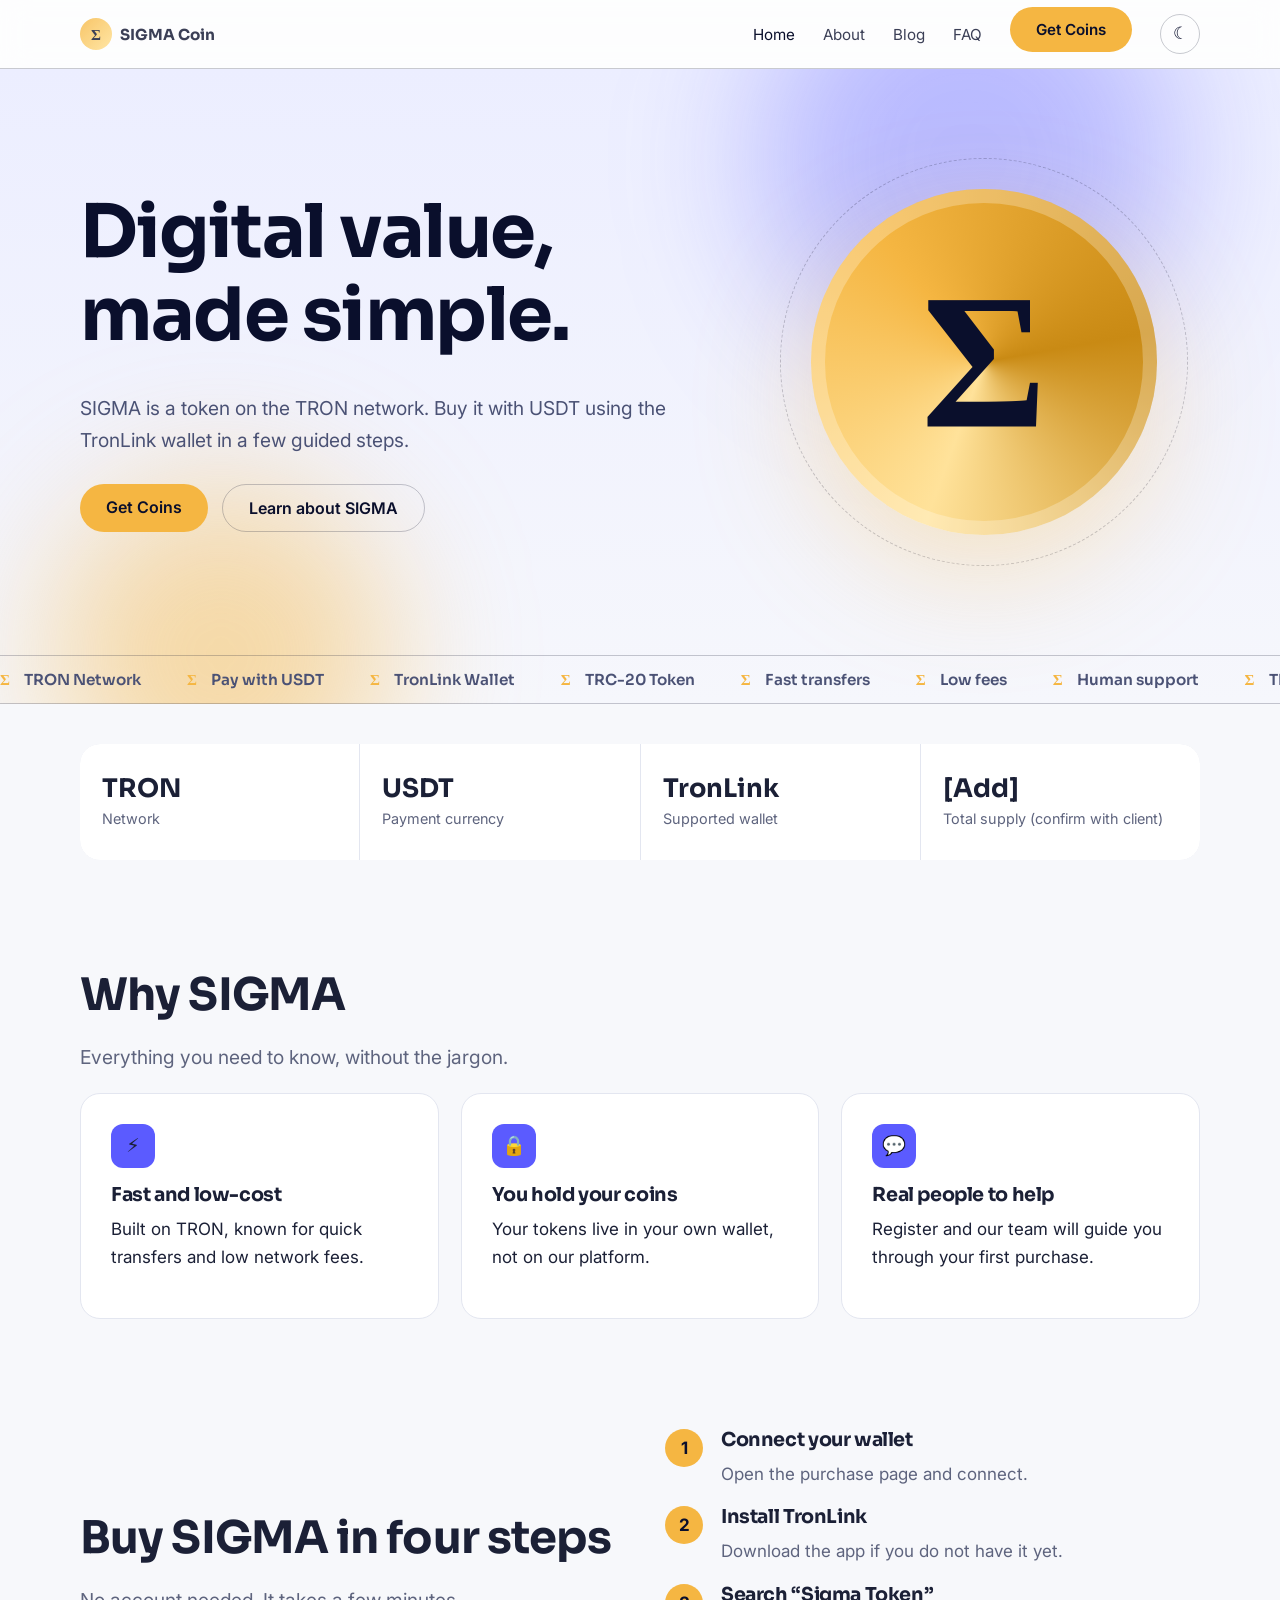
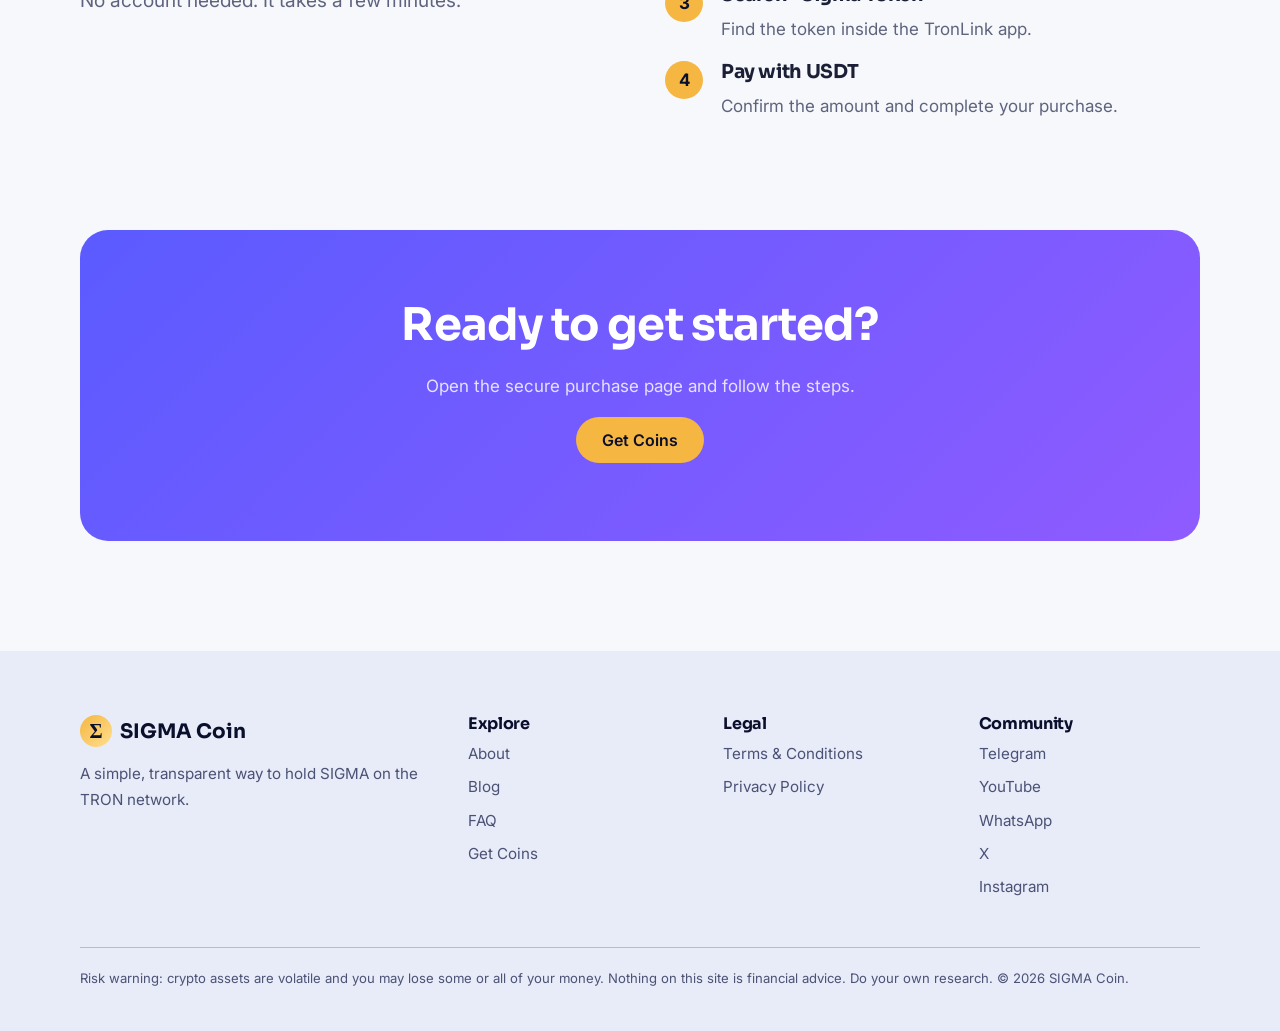
<file: index.html>
<!doctype html><html lang="en"><head><meta charset="utf-8"><meta name="viewport" content="width=device-width,initial-scale=1">
<title>SIGMA Coin | Buy SIGMA Token with USDT on TRON</title><meta name="description" content="SIGMA Coin is a TRON-based token you can buy with USDT. Learn how it works and how to get started in minutes."><link rel="canonical" href="https://www.example.com/index.html">
<meta property="og:title" content="SIGMA Coin | Buy SIGMA Token with USDT on TRON"><meta property="og:description" content="SIGMA Coin is a TRON-based token you can buy with USDT. Learn how it works and how to get started in minutes."><meta property="og:type" content="website">
<link rel="preconnect" href="https://fonts.googleapis.com"><link rel="preconnect" href="https://fonts.gstatic.com" crossorigin>
<link href="https://fonts.googleapis.com/css2?family=Inter:wght@400;500;600&family=Sora:wght@600;700&display=swap" rel="stylesheet">
<script>document.documentElement.classList.add("js");try{var t=localStorage.getItem("sigma_theme");if(t)document.documentElement.dataset.theme=t}catch(e){}</script><link rel="stylesheet" href="css/styles.css">
<script type="application/ld+json">{"@context":"https://schema.org","@type":"Organization","name":"SIGMA Coin","url":"https://www.example.com"}</script>
<!-- Meta Pixel: replace YOUR_PIXEL_ID -->
<script>!function(f,b,e,v,n,t,s){if(f.fbq)return;n=f.fbq=function(){n.callMethod?n.callMethod.apply(n,arguments):n.queue.push(arguments)};if(!f._fbq)f._fbq=n;n.push=n;n.loaded=!0;n.version='2.0';n.queue=[];t=b.createElement(e);t.async=!0;t.src=v;s=b.getElementsByTagName(e)[0];s.parentNode.insertBefore(t,s)}(window,document,'script','https://connect.facebook.net/en_US/fbevents.js');fbq('init','YOUR_PIXEL_ID');fbq('track','PageView');</script></head><body data-page="index"><header class="nav"><div class="progress"></div><div class="wrap"><a class="logo" href="index.html"><i>Σ</i>SIGMA Coin</a>
<button class="burger" aria-label="Menu" aria-expanded="false">☰</button><ul id="menu"><li><a href="index.html" aria-current=page>Home</a></li><li><a href="about.html">About</a></li><li><a href="blog.html">Blog</a></li><li><a href="faq.html">FAQ</a></li><li><a class="btn gold" href="get-coins.html">Get Coins</a></li><li><button class="theme" type="button" aria-label="Switch to dark theme">☾</button></li></ul></div></header><main>
<section class="hero"><span class="blob b1"></span><span class="blob b2"></span><div class="wrap"><div><h1>Digital value, made simple.</h1><p class="lead">SIGMA is a token on the TRON network. Buy it with USDT using the TronLink wallet in a few guided steps.</p>
<div class="cta"><a class="btn gold" href="get-coins.html" data-buy>Get Coins</a><a class="btn ghost" href="about.html">Learn about SIGMA</a></div></div><div class="coin-wrap" aria-hidden="true"><div class="coin">Σ</div></div></div><div class="marq" aria-hidden="true"><div><span>TRON Network</span><span>Pay with USDT</span><span>TronLink Wallet</span><span>TRC-20 Token</span><span>Fast transfers</span><span>Low fees</span><span>Human support</span><span>TRON Network</span><span>Pay with USDT</span><span>TronLink Wallet</span><span>TRC-20 Token</span><span>Fast transfers</span><span>Low fees</span><span>Human support</span></div></div></section>
<div class="wrap"><div class="stats"><div><b>TRON</b><span>Network</span></div><div><b>USDT</b><span>Payment currency</span></div><div><b>TronLink</b><span>Supported wallet</span></div><div><b>[Add]</b><span>Total supply (confirm with client)</span></div></div></div>
<section class="sec"><div class="wrap"><h2>Why SIGMA</h2><p class="lead">Everything you need to know, without the jargon.</p><div class="grid">
<div class="card"><div class="ic">⚡</div><h3>Fast and low-cost</h3><p>Built on TRON, known for quick transfers and low network fees.</p></div>
<div class="card"><div class="ic">🔒</div><h3>You hold your coins</h3><p>Your tokens live in your own wallet, not on our platform.</p></div>
<div class="card"><div class="ic">💬</div><h3>Real people to help</h3><p>Register and our team will guide you through your first purchase.</p></div></div></div></section>
<section class="sec" style="padding-top:0"><div class="wrap split"><div><h2>Buy SIGMA in four steps</h2><p class="lead">No account needed. It takes a few minutes.</p></div>
<ol class="steps" style="padding:0;margin:0"><li><div><h3>Connect your wallet</h3><p>Open the purchase page and connect.</p></div></li><li><div><h3>Install TronLink</h3><p>Download the app if you do not have it yet.</p></div></li>
<li><div><h3>Search “Sigma Token”</h3><p>Find the token inside the TronLink app.</p></div></li><li><div><h3>Pay with USDT</h3><p>Confirm the amount and complete your purchase.</p></div></li></ol></div></section>
<section class="sec" style="padding-top:0"><div class="wrap"><div class="band"><h2>Ready to get started?</h2><p>Open the secure purchase page and follow the steps.</p><a class="btn gold" href="get-coins.html" data-buy>Get Coins</a></div></div></section></main><footer><div class="wrap"><div class="cols"><div><a class="logo" href="index.html"><i>Σ</i>SIGMA Coin</a><p style="margin-top:14px">A simple, transparent way to hold SIGMA on the TRON network.</p></div>
<div><h3>Explore</h3><ul><li><a href="about.html">About</a></li><li><a href="blog.html">Blog</a></li><li><a href="faq.html">FAQ</a></li><li><a href="get-coins.html">Get Coins</a></li></ul></div>
<div><h3>Legal</h3><ul><li><a href="terms.html">Terms &amp; Conditions</a></li><li><a href="privacy.html">Privacy Policy</a></li></ul></div>
<div><h3>Community</h3><ul><li><a href="https://t.me/" target="_blank" rel="noopener">Telegram</a></li><li><a href="https://youtube.com/" target="_blank" rel="noopener">YouTube</a></li><li><a href="https://wa.me/" target="_blank" rel="noopener">WhatsApp</a></li><li><a href="https://x.com/" target="_blank" rel="noopener">X</a></li><li><a href="https://instagram.com/" target="_blank" rel="noopener">Instagram</a></li></ul></div></div>
<p class="risk">Risk warning: crypto assets are volatile and you may lose some or all of your money. Nothing on this site is financial advice. Do your own research. © 2026 SIGMA Coin.</p></div></footer>
<div class="ov" id="leadPopup" role="dialog" aria-modal="true" aria-labelledby="pt"><div class="modal"><button class="x" aria-label="Close">×</button>
<form id="leadForm" novalidate><h3 id="pt">Stay in the loop with SIGMA</h3><p style="color:var(--mute);font-size:.95rem">Register to get updates and a personal walkthrough from our team.</p>
<label class="f" for="n">Full name</label><input id="n" name="name" type="text" autocomplete="name" required>
<label class="f" for="e">Email</label><input id="e" name="email" type="email" autocomplete="email" required>
<label class="f" for="p">Phone number</label><input id="p" name="phone" type="tel" autocomplete="tel" required>
<label class="chk"><input type="checkbox" name="terms" required><span>I accept the <a href="terms.html" target="_blank">Terms &amp; Conditions</a></span></label>
<label class="chk"><input type="checkbox" name="privacy" required><span>I accept the <a href="privacy.html" target="_blank">Privacy Policy</a></span></label>
<p class="err" id="leadErr" role="alert"></p><button class="btn" type="submit">Register</button></form></div></div>
<script src="js/main.js"></script></body></html>
</file>
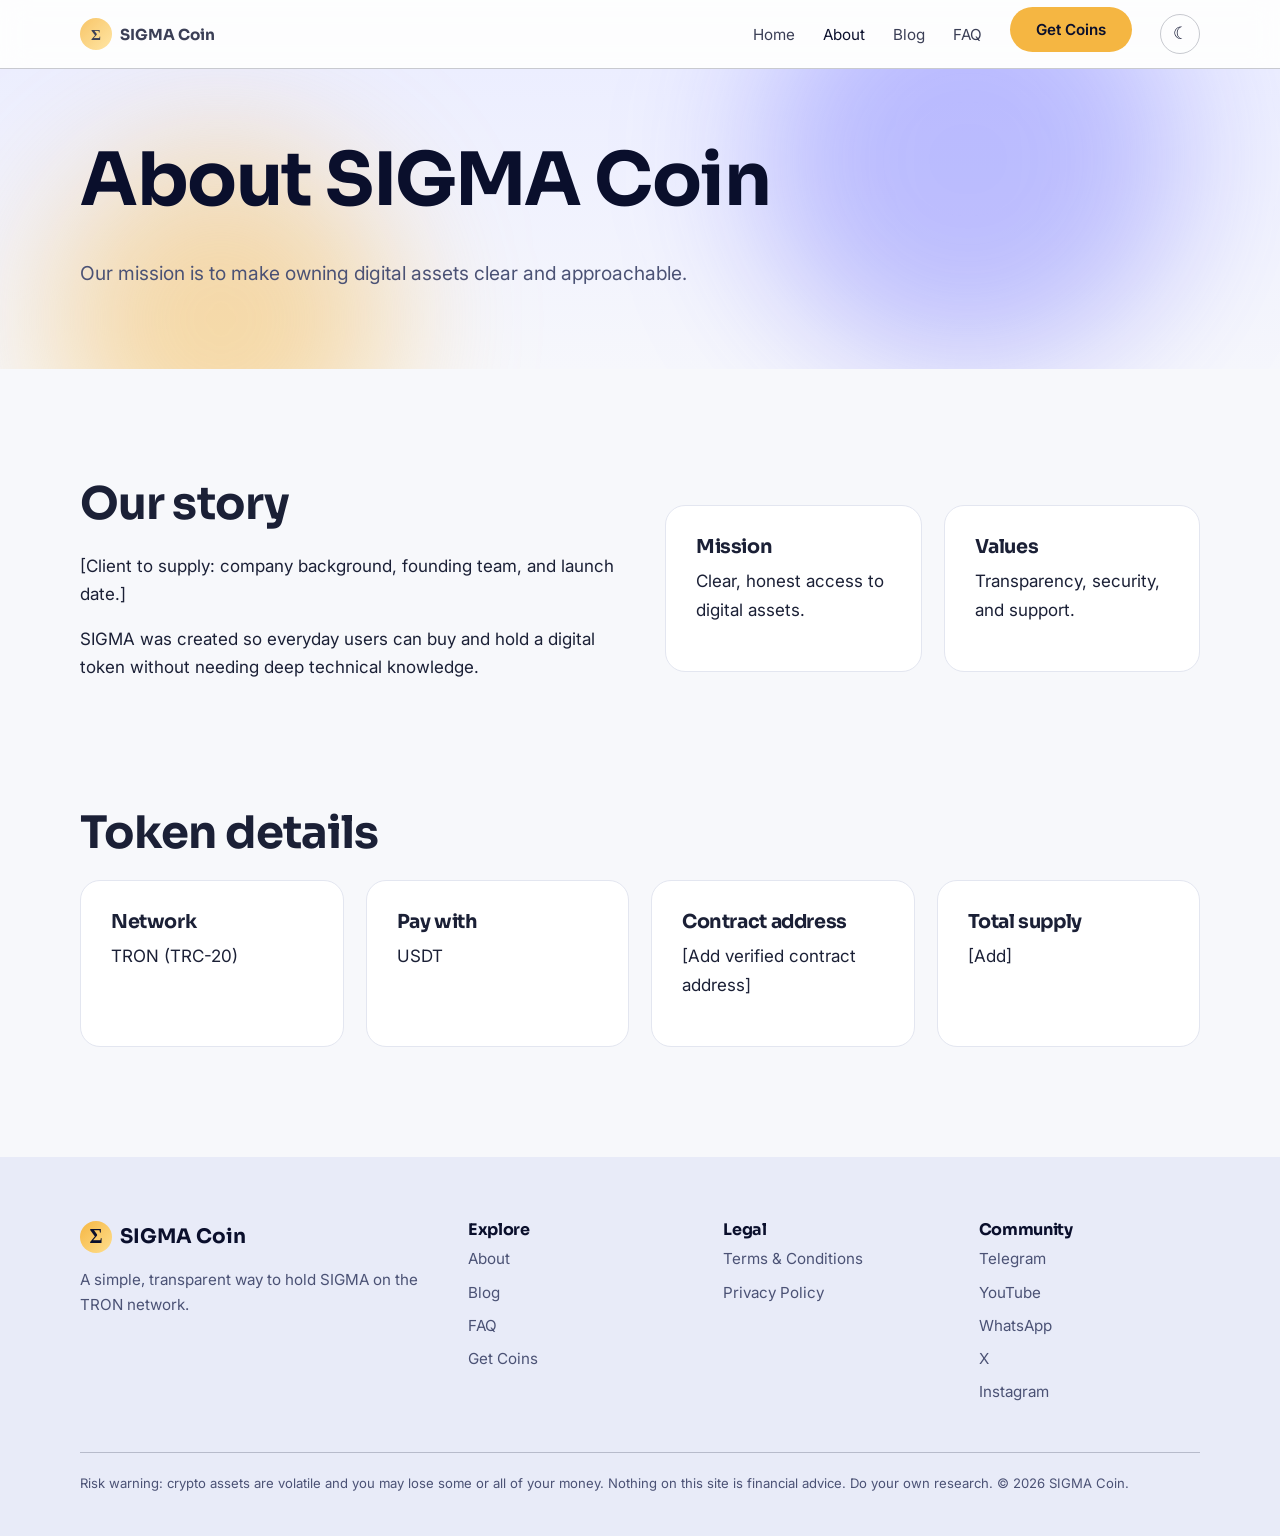
<file: about.html>
<!doctype html><html lang="en"><head><meta charset="utf-8"><meta name="viewport" content="width=device-width,initial-scale=1">
<title>About SIGMA Coin | Our Mission and Token</title><meta name="description" content="Learn who is behind SIGMA Coin, our mission, and how the token works on the TRON network."><link rel="canonical" href="https://www.example.com/about.html">
<meta property="og:title" content="About SIGMA Coin | Our Mission and Token"><meta property="og:description" content="Learn who is behind SIGMA Coin, our mission, and how the token works on the TRON network."><meta property="og:type" content="website">
<link rel="preconnect" href="https://fonts.googleapis.com"><link rel="preconnect" href="https://fonts.gstatic.com" crossorigin>
<link href="https://fonts.googleapis.com/css2?family=Inter:wght@400;500;600&family=Sora:wght@600;700&display=swap" rel="stylesheet">
<script>document.documentElement.classList.add("js");try{var t=localStorage.getItem("sigma_theme");if(t)document.documentElement.dataset.theme=t}catch(e){}</script><link rel="stylesheet" href="css/styles.css">
<script type="application/ld+json">{"@context":"https://schema.org","@type":"Organization","name":"SIGMA Coin","url":"https://www.example.com"}</script>
<!-- Meta Pixel: replace YOUR_PIXEL_ID -->
<script>!function(f,b,e,v,n,t,s){if(f.fbq)return;n=f.fbq=function(){n.callMethod?n.callMethod.apply(n,arguments):n.queue.push(arguments)};if(!f._fbq)f._fbq=n;n.push=n;n.loaded=!0;n.version='2.0';n.queue=[];t=b.createElement(e);t.async=!0;t.src=v;s=b.getElementsByTagName(e)[0];s.parentNode.insertBefore(t,s)}(window,document,'script','https://connect.facebook.net/en_US/fbevents.js');fbq('init','YOUR_PIXEL_ID');fbq('track','PageView');</script></head><body data-page="about"><header class="nav"><div class="progress"></div><div class="wrap"><a class="logo" href="index.html"><i>Σ</i>SIGMA Coin</a>
<button class="burger" aria-label="Menu" aria-expanded="false">☰</button><ul id="menu"><li><a href="index.html">Home</a></li><li><a href="about.html" aria-current=page>About</a></li><li><a href="blog.html">Blog</a></li><li><a href="faq.html">FAQ</a></li><li><a class="btn gold" href="get-coins.html">Get Coins</a></li><li><button class="theme" type="button" aria-label="Switch to dark theme">☾</button></li></ul></div></header><main><section class="page-head"><span class="blob b1"></span><span class="blob b2"></span><div class="wrap"><h1>About SIGMA Coin</h1><p class="lead">Our mission is to make owning digital assets clear and approachable.</p></div></section>
<section class="sec"><div class="wrap split"><div><h2>Our story</h2><p>[Client to supply: company background, founding team, and launch date.]</p><p>SIGMA was created so everyday users can buy and hold a digital token without needing deep technical knowledge.</p></div>
<div class="grid"><div class="card"><h3>Mission</h3><p>Clear, honest access to digital assets.</p></div><div class="card"><h3>Values</h3><p>Transparency, security, and support.</p></div></div></div></section>
<section class="sec" style="padding-top:0"><div class="wrap"><h2>Token details</h2><div class="grid"><div class="card"><h3>Network</h3><p>TRON (TRC-20)</p></div><div class="card"><h3>Pay with</h3><p>USDT</p></div><div class="card"><h3>Contract address</h3><p>[Add verified contract address]</p></div><div class="card"><h3>Total supply</h3><p>[Add]</p></div></div></div></section></main><footer><div class="wrap"><div class="cols"><div><a class="logo" href="index.html"><i>Σ</i>SIGMA Coin</a><p style="margin-top:14px">A simple, transparent way to hold SIGMA on the TRON network.</p></div>
<div><h3>Explore</h3><ul><li><a href="about.html">About</a></li><li><a href="blog.html">Blog</a></li><li><a href="faq.html">FAQ</a></li><li><a href="get-coins.html">Get Coins</a></li></ul></div>
<div><h3>Legal</h3><ul><li><a href="terms.html">Terms &amp; Conditions</a></li><li><a href="privacy.html">Privacy Policy</a></li></ul></div>
<div><h3>Community</h3><ul><li><a href="https://t.me/" target="_blank" rel="noopener">Telegram</a></li><li><a href="https://youtube.com/" target="_blank" rel="noopener">YouTube</a></li><li><a href="https://wa.me/" target="_blank" rel="noopener">WhatsApp</a></li><li><a href="https://x.com/" target="_blank" rel="noopener">X</a></li><li><a href="https://instagram.com/" target="_blank" rel="noopener">Instagram</a></li></ul></div></div>
<p class="risk">Risk warning: crypto assets are volatile and you may lose some or all of your money. Nothing on this site is financial advice. Do your own research. © 2026 SIGMA Coin.</p></div></footer>
<div class="ov" id="leadPopup" role="dialog" aria-modal="true" aria-labelledby="pt"><div class="modal"><button class="x" aria-label="Close">×</button>
<form id="leadForm" novalidate><h3 id="pt">Stay in the loop with SIGMA</h3><p style="color:var(--mute);font-size:.95rem">Register to get updates and a personal walkthrough from our team.</p>
<label class="f" for="n">Full name</label><input id="n" name="name" type="text" autocomplete="name" required>
<label class="f" for="e">Email</label><input id="e" name="email" type="email" autocomplete="email" required>
<label class="f" for="p">Phone number</label><input id="p" name="phone" type="tel" autocomplete="tel" required>
<label class="chk"><input type="checkbox" name="terms" required><span>I accept the <a href="terms.html" target="_blank">Terms &amp; Conditions</a></span></label>
<label class="chk"><input type="checkbox" name="privacy" required><span>I accept the <a href="privacy.html" target="_blank">Privacy Policy</a></span></label>
<p class="err" id="leadErr" role="alert"></p><button class="btn" type="submit">Register</button></form></div></div>
<script src="js/main.js"></script></body></html>
</file>
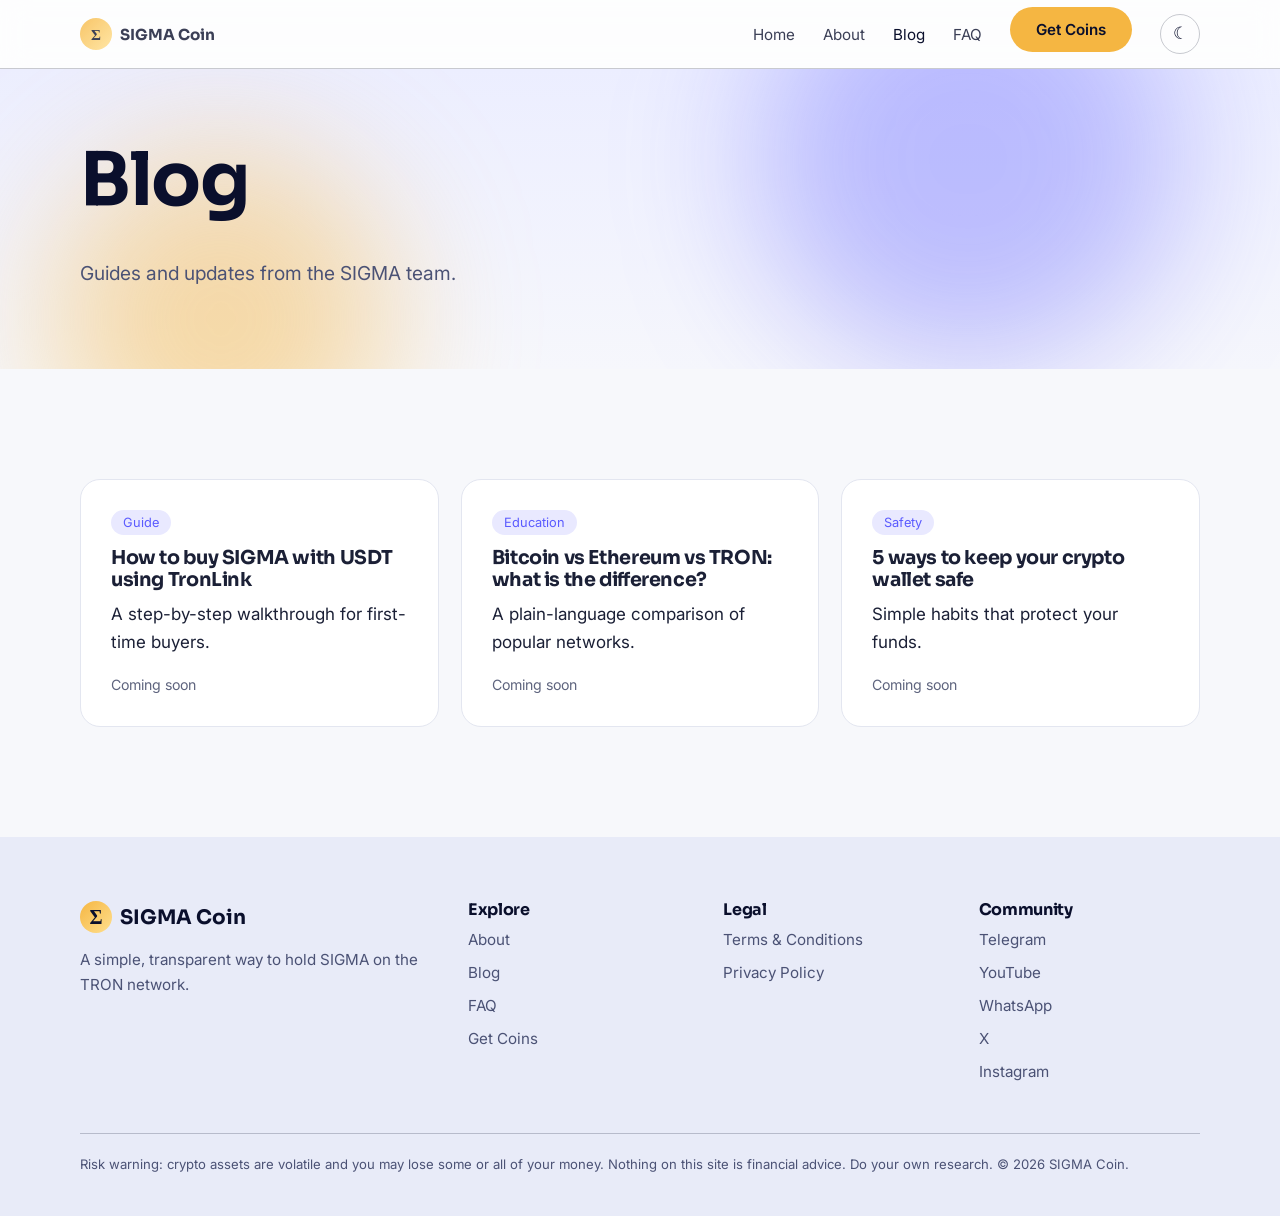
<file: blog.html>
<!doctype html><html lang="en"><head><meta charset="utf-8"><meta name="viewport" content="width=device-width,initial-scale=1">
<title>SIGMA Coin Blog | Crypto Guides and News</title><meta name="description" content="Guides, education and updates on SIGMA Coin, Bitcoin, Ethereum and the TRON ecosystem."><link rel="canonical" href="https://www.example.com/blog.html">
<meta property="og:title" content="SIGMA Coin Blog | Crypto Guides and News"><meta property="og:description" content="Guides, education and updates on SIGMA Coin, Bitcoin, Ethereum and the TRON ecosystem."><meta property="og:type" content="website">
<link rel="preconnect" href="https://fonts.googleapis.com"><link rel="preconnect" href="https://fonts.gstatic.com" crossorigin>
<link href="https://fonts.googleapis.com/css2?family=Inter:wght@400;500;600&family=Sora:wght@600;700&display=swap" rel="stylesheet">
<script>document.documentElement.classList.add("js");try{var t=localStorage.getItem("sigma_theme");if(t)document.documentElement.dataset.theme=t}catch(e){}</script><link rel="stylesheet" href="css/styles.css">
<script type="application/ld+json">{"@context":"https://schema.org","@type":"Organization","name":"SIGMA Coin","url":"https://www.example.com"}</script>
<!-- Meta Pixel: replace YOUR_PIXEL_ID -->
<script>!function(f,b,e,v,n,t,s){if(f.fbq)return;n=f.fbq=function(){n.callMethod?n.callMethod.apply(n,arguments):n.queue.push(arguments)};if(!f._fbq)f._fbq=n;n.push=n;n.loaded=!0;n.version='2.0';n.queue=[];t=b.createElement(e);t.async=!0;t.src=v;s=b.getElementsByTagName(e)[0];s.parentNode.insertBefore(t,s)}(window,document,'script','https://connect.facebook.net/en_US/fbevents.js');fbq('init','YOUR_PIXEL_ID');fbq('track','PageView');</script></head><body data-page="blog"><header class="nav"><div class="progress"></div><div class="wrap"><a class="logo" href="index.html"><i>Σ</i>SIGMA Coin</a>
<button class="burger" aria-label="Menu" aria-expanded="false">☰</button><ul id="menu"><li><a href="index.html">Home</a></li><li><a href="about.html">About</a></li><li><a href="blog.html" aria-current=page>Blog</a></li><li><a href="faq.html">FAQ</a></li><li><a class="btn gold" href="get-coins.html">Get Coins</a></li><li><button class="theme" type="button" aria-label="Switch to dark theme">☾</button></li></ul></div></header><main><section class="page-head"><span class="blob b1"></span><span class="blob b2"></span><div class="wrap"><h1>Blog</h1><p class="lead">Guides and updates from the SIGMA team.</p></div></section><section class="sec"><div class="wrap grid"><article class="card post"><span class="tag">Guide</span><h3>How to buy SIGMA with USDT using TronLink</h3><p>A step-by-step walkthrough for first-time buyers.</p><small>Coming soon</small></article><article class="card post"><span class="tag">Education</span><h3>Bitcoin vs Ethereum vs TRON: what is the difference?</h3><p>A plain-language comparison of popular networks.</p><small>Coming soon</small></article><article class="card post"><span class="tag">Safety</span><h3>5 ways to keep your crypto wallet safe</h3><p>Simple habits that protect your funds.</p><small>Coming soon</small></article></div></section></main><footer><div class="wrap"><div class="cols"><div><a class="logo" href="index.html"><i>Σ</i>SIGMA Coin</a><p style="margin-top:14px">A simple, transparent way to hold SIGMA on the TRON network.</p></div>
<div><h3>Explore</h3><ul><li><a href="about.html">About</a></li><li><a href="blog.html">Blog</a></li><li><a href="faq.html">FAQ</a></li><li><a href="get-coins.html">Get Coins</a></li></ul></div>
<div><h3>Legal</h3><ul><li><a href="terms.html">Terms &amp; Conditions</a></li><li><a href="privacy.html">Privacy Policy</a></li></ul></div>
<div><h3>Community</h3><ul><li><a href="https://t.me/" target="_blank" rel="noopener">Telegram</a></li><li><a href="https://youtube.com/" target="_blank" rel="noopener">YouTube</a></li><li><a href="https://wa.me/" target="_blank" rel="noopener">WhatsApp</a></li><li><a href="https://x.com/" target="_blank" rel="noopener">X</a></li><li><a href="https://instagram.com/" target="_blank" rel="noopener">Instagram</a></li></ul></div></div>
<p class="risk">Risk warning: crypto assets are volatile and you may lose some or all of your money. Nothing on this site is financial advice. Do your own research. © 2026 SIGMA Coin.</p></div></footer>
<div class="ov" id="leadPopup" role="dialog" aria-modal="true" aria-labelledby="pt"><div class="modal"><button class="x" aria-label="Close">×</button>
<form id="leadForm" novalidate><h3 id="pt">Stay in the loop with SIGMA</h3><p style="color:var(--mute);font-size:.95rem">Register to get updates and a personal walkthrough from our team.</p>
<label class="f" for="n">Full name</label><input id="n" name="name" type="text" autocomplete="name" required>
<label class="f" for="e">Email</label><input id="e" name="email" type="email" autocomplete="email" required>
<label class="f" for="p">Phone number</label><input id="p" name="phone" type="tel" autocomplete="tel" required>
<label class="chk"><input type="checkbox" name="terms" required><span>I accept the <a href="terms.html" target="_blank">Terms &amp; Conditions</a></span></label>
<label class="chk"><input type="checkbox" name="privacy" required><span>I accept the <a href="privacy.html" target="_blank">Privacy Policy</a></span></label>
<p class="err" id="leadErr" role="alert"></p><button class="btn" type="submit">Register</button></form></div></div>
<script src="js/main.js"></script></body></html>
</file>
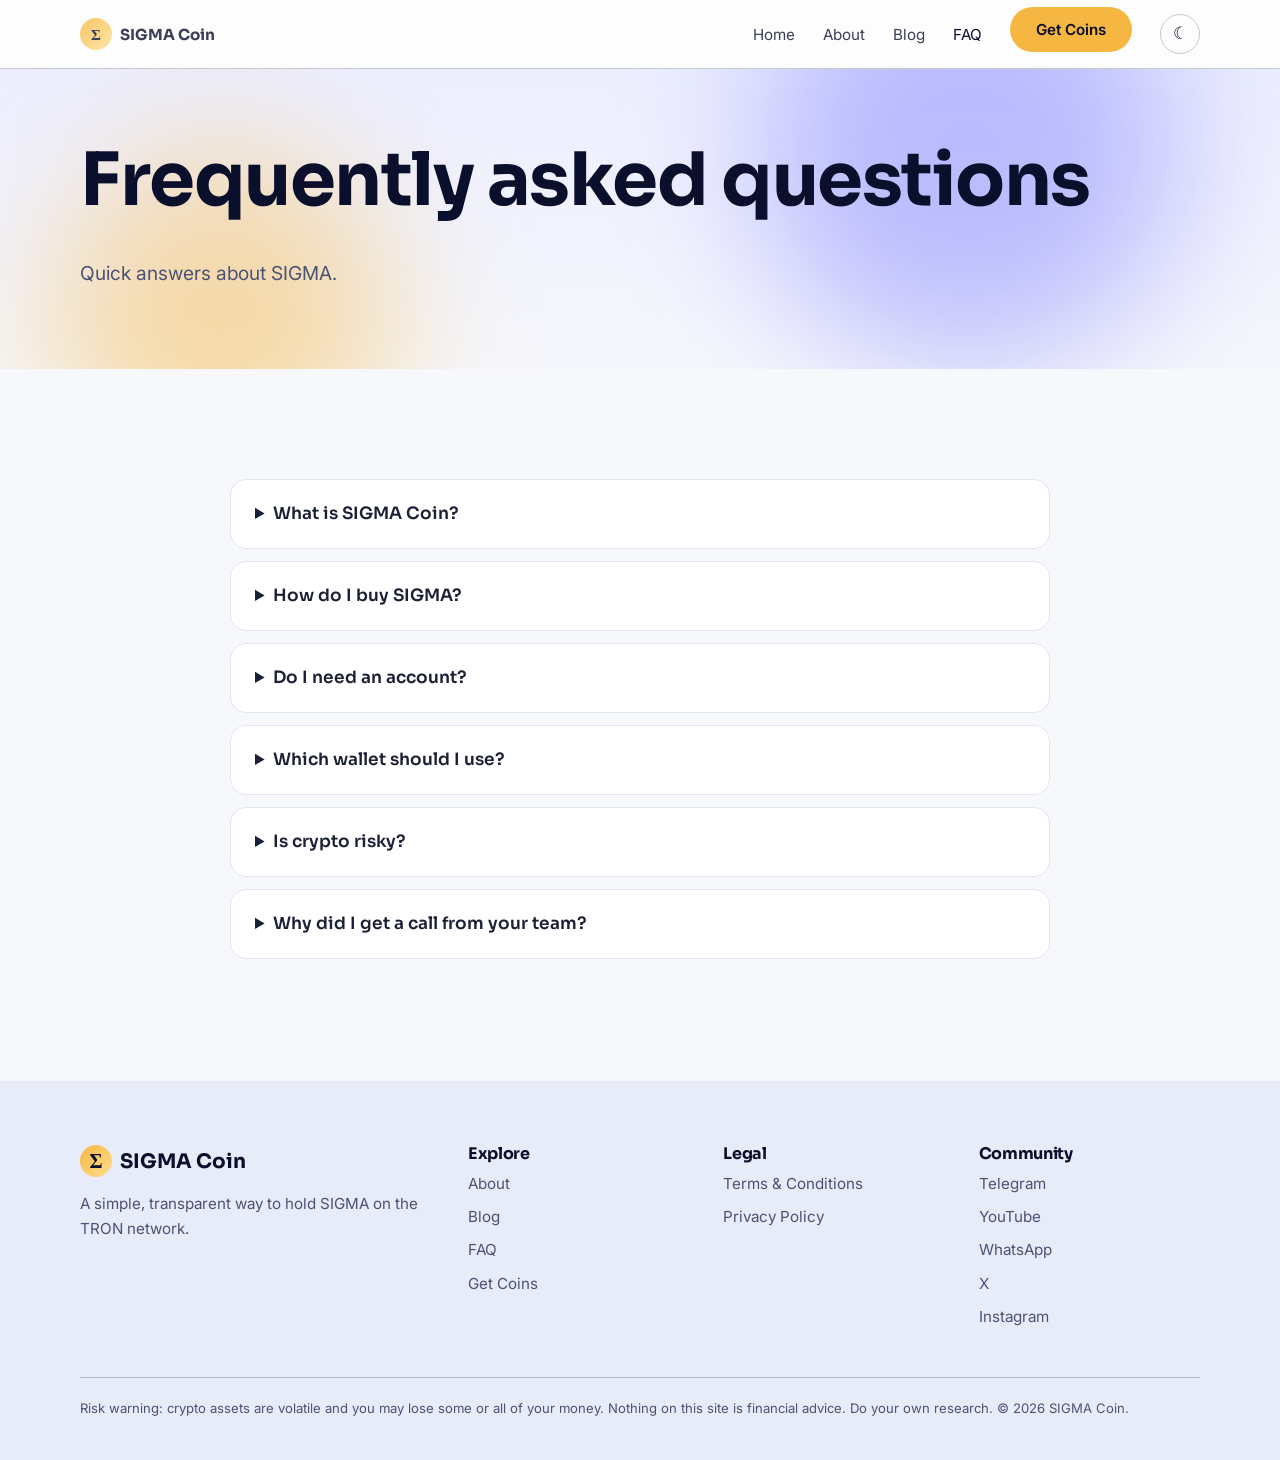
<file: faq.html>
<!doctype html><html lang="en"><head><meta charset="utf-8"><meta name="viewport" content="width=device-width,initial-scale=1">
<title>SIGMA Coin FAQ | Buying and Wallet Questions</title><meta name="description" content="Answers to common questions about SIGMA Coin, TronLink, USDT and how to buy."><link rel="canonical" href="https://www.example.com/faq.html">
<meta property="og:title" content="SIGMA Coin FAQ | Buying and Wallet Questions"><meta property="og:description" content="Answers to common questions about SIGMA Coin, TronLink, USDT and how to buy."><meta property="og:type" content="website">
<link rel="preconnect" href="https://fonts.googleapis.com"><link rel="preconnect" href="https://fonts.gstatic.com" crossorigin>
<link href="https://fonts.googleapis.com/css2?family=Inter:wght@400;500;600&family=Sora:wght@600;700&display=swap" rel="stylesheet">
<script>document.documentElement.classList.add("js");try{var t=localStorage.getItem("sigma_theme");if(t)document.documentElement.dataset.theme=t}catch(e){}</script><link rel="stylesheet" href="css/styles.css">
<script type="application/ld+json">{"@context":"https://schema.org","@type":"Organization","name":"SIGMA Coin","url":"https://www.example.com"}</script>
<!-- Meta Pixel: replace YOUR_PIXEL_ID -->
<script>!function(f,b,e,v,n,t,s){if(f.fbq)return;n=f.fbq=function(){n.callMethod?n.callMethod.apply(n,arguments):n.queue.push(arguments)};if(!f._fbq)f._fbq=n;n.push=n;n.loaded=!0;n.version='2.0';n.queue=[];t=b.createElement(e);t.async=!0;t.src=v;s=b.getElementsByTagName(e)[0];s.parentNode.insertBefore(t,s)}(window,document,'script','https://connect.facebook.net/en_US/fbevents.js');fbq('init','YOUR_PIXEL_ID');fbq('track','PageView');</script></head><body data-page="faq"><header class="nav"><div class="progress"></div><div class="wrap"><a class="logo" href="index.html"><i>Σ</i>SIGMA Coin</a>
<button class="burger" aria-label="Menu" aria-expanded="false">☰</button><ul id="menu"><li><a href="index.html">Home</a></li><li><a href="about.html">About</a></li><li><a href="blog.html">Blog</a></li><li><a href="faq.html" aria-current=page>FAQ</a></li><li><a class="btn gold" href="get-coins.html">Get Coins</a></li><li><button class="theme" type="button" aria-label="Switch to dark theme">☾</button></li></ul></div></header><main><section class="page-head"><span class="blob b1"></span><span class="blob b2"></span><div class="wrap"><h1>Frequently asked questions</h1><p class="lead">Quick answers about SIGMA.</p></div></section><section class="sec"><div class="wrap" style="max-width:820px"><details><summary>What is SIGMA Coin?</summary><p>SIGMA is a token on the TRON network that you can buy with USDT.</p></details><details><summary>How do I buy SIGMA?</summary><p>Go to Get Coins, connect your wallet, install TronLink if needed, search for “Sigma Token”, and pay with USDT.</p></details><details><summary>Do I need an account?</summary><p>No. Your wallet is your account. Registering on this site is optional and lets our team help you.</p></details><details><summary>Which wallet should I use?</summary><p>TronLink is the supported wallet.</p></details><details><summary>Is crypto risky?</summary><p>Yes. Prices can change quickly and you can lose money. Only invest what you can afford to lose.</p></details><details><summary>Why did I get a call from your team?</summary><p>If you registered and have not bought yet, our team may call to answer questions. You can ask us to stop at any time.</p></details></div></section></main><footer><div class="wrap"><div class="cols"><div><a class="logo" href="index.html"><i>Σ</i>SIGMA Coin</a><p style="margin-top:14px">A simple, transparent way to hold SIGMA on the TRON network.</p></div>
<div><h3>Explore</h3><ul><li><a href="about.html">About</a></li><li><a href="blog.html">Blog</a></li><li><a href="faq.html">FAQ</a></li><li><a href="get-coins.html">Get Coins</a></li></ul></div>
<div><h3>Legal</h3><ul><li><a href="terms.html">Terms &amp; Conditions</a></li><li><a href="privacy.html">Privacy Policy</a></li></ul></div>
<div><h3>Community</h3><ul><li><a href="https://t.me/" target="_blank" rel="noopener">Telegram</a></li><li><a href="https://youtube.com/" target="_blank" rel="noopener">YouTube</a></li><li><a href="https://wa.me/" target="_blank" rel="noopener">WhatsApp</a></li><li><a href="https://x.com/" target="_blank" rel="noopener">X</a></li><li><a href="https://instagram.com/" target="_blank" rel="noopener">Instagram</a></li></ul></div></div>
<p class="risk">Risk warning: crypto assets are volatile and you may lose some or all of your money. Nothing on this site is financial advice. Do your own research. © 2026 SIGMA Coin.</p></div></footer>
<div class="ov" id="leadPopup" role="dialog" aria-modal="true" aria-labelledby="pt"><div class="modal"><button class="x" aria-label="Close">×</button>
<form id="leadForm" novalidate><h3 id="pt">Stay in the loop with SIGMA</h3><p style="color:var(--mute);font-size:.95rem">Register to get updates and a personal walkthrough from our team.</p>
<label class="f" for="n">Full name</label><input id="n" name="name" type="text" autocomplete="name" required>
<label class="f" for="e">Email</label><input id="e" name="email" type="email" autocomplete="email" required>
<label class="f" for="p">Phone number</label><input id="p" name="phone" type="tel" autocomplete="tel" required>
<label class="chk"><input type="checkbox" name="terms" required><span>I accept the <a href="terms.html" target="_blank">Terms &amp; Conditions</a></span></label>
<label class="chk"><input type="checkbox" name="privacy" required><span>I accept the <a href="privacy.html" target="_blank">Privacy Policy</a></span></label>
<p class="err" id="leadErr" role="alert"></p><button class="btn" type="submit">Register</button></form></div></div>
<script src="js/main.js"></script></body></html>
</file>
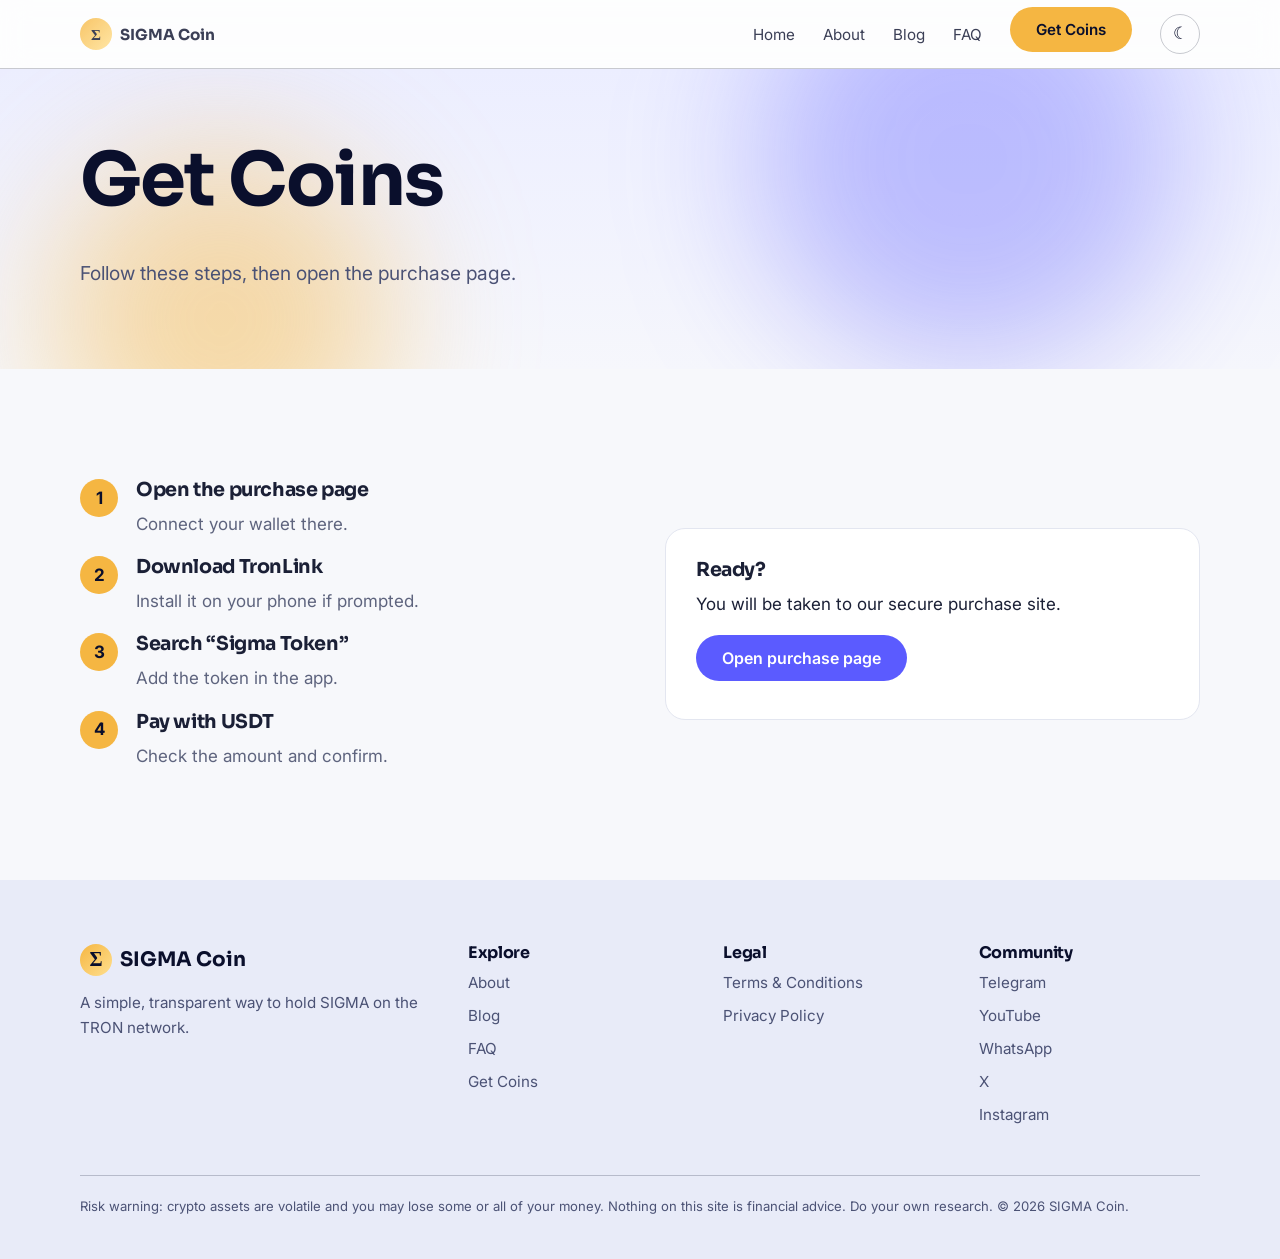
<file: get-coins.html>
<!doctype html><html lang="en"><head><meta charset="utf-8"><meta name="viewport" content="width=device-width,initial-scale=1">
<title>Get SIGMA Coins | Buy with USDT on TRON</title><meta name="description" content="Buy SIGMA tokens with USDT. Follow the guided steps and open the secure purchase page."><link rel="canonical" href="https://www.example.com/get-coins.html">
<meta property="og:title" content="Get SIGMA Coins | Buy with USDT on TRON"><meta property="og:description" content="Buy SIGMA tokens with USDT. Follow the guided steps and open the secure purchase page."><meta property="og:type" content="website">
<link rel="preconnect" href="https://fonts.googleapis.com"><link rel="preconnect" href="https://fonts.gstatic.com" crossorigin>
<link href="https://fonts.googleapis.com/css2?family=Inter:wght@400;500;600&family=Sora:wght@600;700&display=swap" rel="stylesheet">
<script>document.documentElement.classList.add("js");try{var t=localStorage.getItem("sigma_theme");if(t)document.documentElement.dataset.theme=t}catch(e){}</script><link rel="stylesheet" href="css/styles.css">
<script type="application/ld+json">{"@context":"https://schema.org","@type":"Organization","name":"SIGMA Coin","url":"https://www.example.com"}</script>
<!-- Meta Pixel: replace YOUR_PIXEL_ID -->
<script>!function(f,b,e,v,n,t,s){if(f.fbq)return;n=f.fbq=function(){n.callMethod?n.callMethod.apply(n,arguments):n.queue.push(arguments)};if(!f._fbq)f._fbq=n;n.push=n;n.loaded=!0;n.version='2.0';n.queue=[];t=b.createElement(e);t.async=!0;t.src=v;s=b.getElementsByTagName(e)[0];s.parentNode.insertBefore(t,s)}(window,document,'script','https://connect.facebook.net/en_US/fbevents.js');fbq('init','YOUR_PIXEL_ID');fbq('track','PageView');</script></head><body data-page="get-coins"><header class="nav"><div class="progress"></div><div class="wrap"><a class="logo" href="index.html"><i>Σ</i>SIGMA Coin</a>
<button class="burger" aria-label="Menu" aria-expanded="false">☰</button><ul id="menu"><li><a href="index.html">Home</a></li><li><a href="about.html">About</a></li><li><a href="blog.html">Blog</a></li><li><a href="faq.html">FAQ</a></li><li><a class="btn gold" href="get-coins.html">Get Coins</a></li><li><button class="theme" type="button" aria-label="Switch to dark theme">☾</button></li></ul></div></header><main><section class="page-head"><span class="blob b1"></span><span class="blob b2"></span><div class="wrap"><h1>Get Coins</h1><p class="lead">Follow these steps, then open the purchase page.</p></div></section>
<section class="sec"><div class="wrap split"><ol class="steps" style="padding:0;margin:0"><li><div><h3>Open the purchase page</h3><p>Connect your wallet there.</p></div></li><li><div><h3>Download TronLink</h3><p>Install it on your phone if prompted.</p></div></li><li><div><h3>Search “Sigma Token”</h3><p>Add the token in the app.</p></div></li><li><div><h3>Pay with USDT</h3><p>Check the amount and confirm.</p></div></li></ol>
<div class="card"><h3>Ready?</h3><p>You will be taken to our secure purchase site.</p><a class="btn" href="https://sigma-token.com/" target="_blank" rel="noopener" data-buy>Open purchase page</a></div></div></section></main><footer><div class="wrap"><div class="cols"><div><a class="logo" href="index.html"><i>Σ</i>SIGMA Coin</a><p style="margin-top:14px">A simple, transparent way to hold SIGMA on the TRON network.</p></div>
<div><h3>Explore</h3><ul><li><a href="about.html">About</a></li><li><a href="blog.html">Blog</a></li><li><a href="faq.html">FAQ</a></li><li><a href="get-coins.html">Get Coins</a></li></ul></div>
<div><h3>Legal</h3><ul><li><a href="terms.html">Terms &amp; Conditions</a></li><li><a href="privacy.html">Privacy Policy</a></li></ul></div>
<div><h3>Community</h3><ul><li><a href="https://t.me/" target="_blank" rel="noopener">Telegram</a></li><li><a href="https://youtube.com/" target="_blank" rel="noopener">YouTube</a></li><li><a href="https://wa.me/" target="_blank" rel="noopener">WhatsApp</a></li><li><a href="https://x.com/" target="_blank" rel="noopener">X</a></li><li><a href="https://instagram.com/" target="_blank" rel="noopener">Instagram</a></li></ul></div></div>
<p class="risk">Risk warning: crypto assets are volatile and you may lose some or all of your money. Nothing on this site is financial advice. Do your own research. © 2026 SIGMA Coin.</p></div></footer>
<div class="ov" id="leadPopup" role="dialog" aria-modal="true" aria-labelledby="pt"><div class="modal"><button class="x" aria-label="Close">×</button>
<form id="leadForm" novalidate><h3 id="pt">Stay in the loop with SIGMA</h3><p style="color:var(--mute);font-size:.95rem">Register to get updates and a personal walkthrough from our team.</p>
<label class="f" for="n">Full name</label><input id="n" name="name" type="text" autocomplete="name" required>
<label class="f" for="e">Email</label><input id="e" name="email" type="email" autocomplete="email" required>
<label class="f" for="p">Phone number</label><input id="p" name="phone" type="tel" autocomplete="tel" required>
<label class="chk"><input type="checkbox" name="terms" required><span>I accept the <a href="terms.html" target="_blank">Terms &amp; Conditions</a></span></label>
<label class="chk"><input type="checkbox" name="privacy" required><span>I accept the <a href="privacy.html" target="_blank">Privacy Policy</a></span></label>
<p class="err" id="leadErr" role="alert"></p><button class="btn" type="submit">Register</button></form></div></div>
<script src="js/main.js"></script></body></html>
</file>
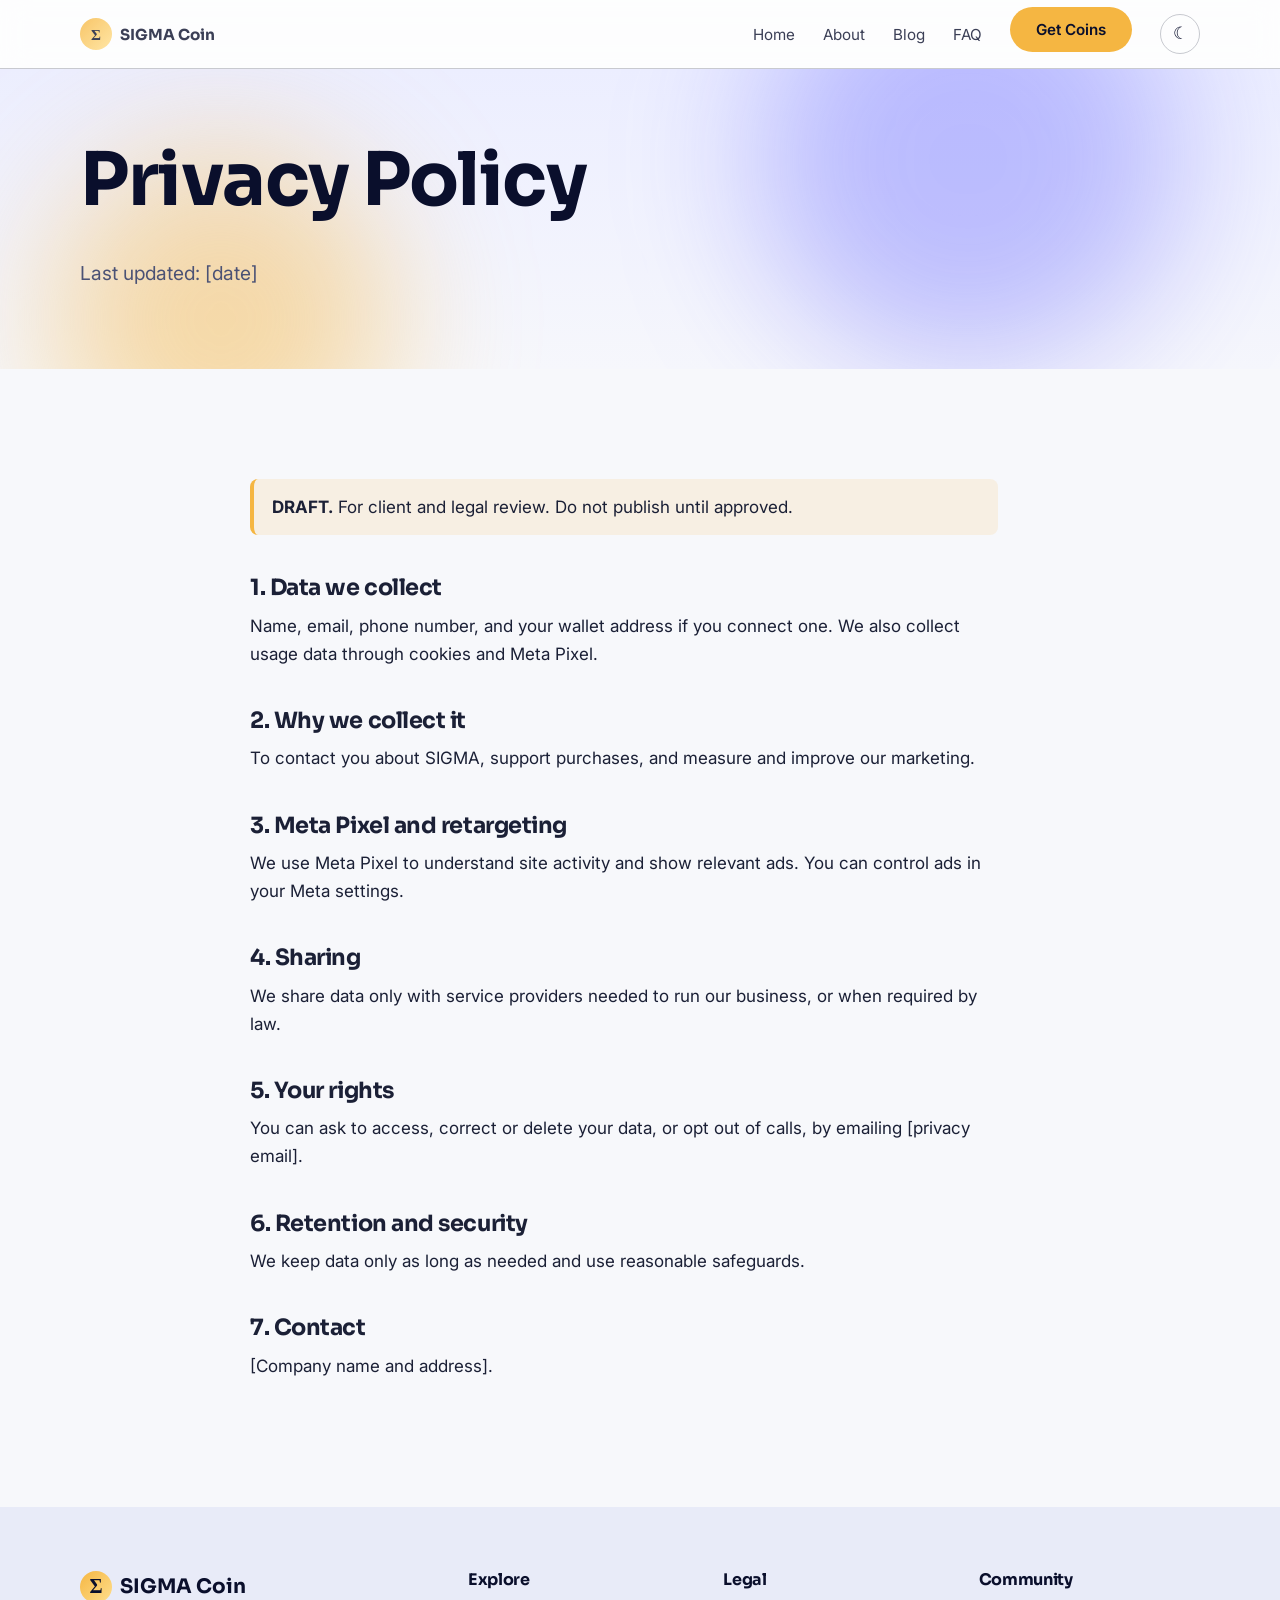
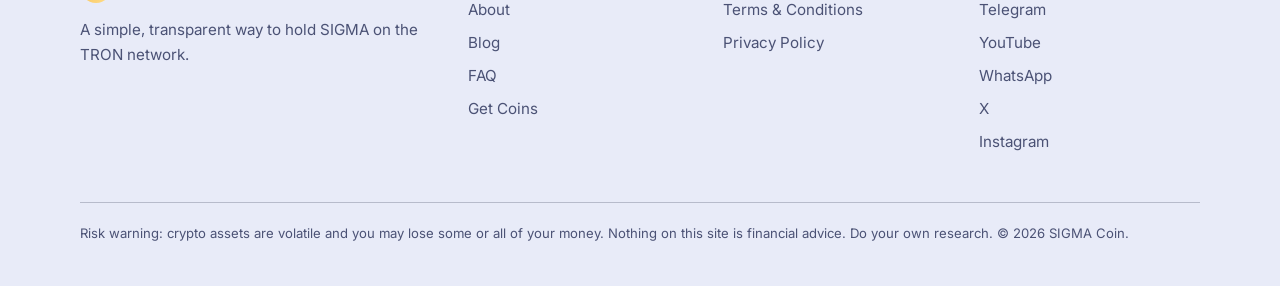
<file: privacy.html>
<!doctype html><html lang="en"><head><meta charset="utf-8"><meta name="viewport" content="width=device-width,initial-scale=1">
<title>Privacy Policy | SIGMA Coin</title><meta name="description" content="Privacy Policy for SIGMA Coin."><link rel="canonical" href="https://www.example.com/privacy.html">
<meta property="og:title" content="Privacy Policy | SIGMA Coin"><meta property="og:description" content="Privacy Policy for SIGMA Coin."><meta property="og:type" content="website">
<link rel="preconnect" href="https://fonts.googleapis.com"><link rel="preconnect" href="https://fonts.gstatic.com" crossorigin>
<link href="https://fonts.googleapis.com/css2?family=Inter:wght@400;500;600&family=Sora:wght@600;700&display=swap" rel="stylesheet">
<script>document.documentElement.classList.add("js");try{var t=localStorage.getItem("sigma_theme");if(t)document.documentElement.dataset.theme=t}catch(e){}</script><link rel="stylesheet" href="css/styles.css">
<script type="application/ld+json">{"@context":"https://schema.org","@type":"Organization","name":"SIGMA Coin","url":"https://www.example.com"}</script>
<!-- Meta Pixel: replace YOUR_PIXEL_ID -->
<script>!function(f,b,e,v,n,t,s){if(f.fbq)return;n=f.fbq=function(){n.callMethod?n.callMethod.apply(n,arguments):n.queue.push(arguments)};if(!f._fbq)f._fbq=n;n.push=n;n.loaded=!0;n.version='2.0';n.queue=[];t=b.createElement(e);t.async=!0;t.src=v;s=b.getElementsByTagName(e)[0];s.parentNode.insertBefore(t,s)}(window,document,'script','https://connect.facebook.net/en_US/fbevents.js');fbq('init','YOUR_PIXEL_ID');fbq('track','PageView');</script></head><body data-page="privacy"><header class="nav"><div class="progress"></div><div class="wrap"><a class="logo" href="index.html"><i>Σ</i>SIGMA Coin</a>
<button class="burger" aria-label="Menu" aria-expanded="false">☰</button><ul id="menu"><li><a href="index.html">Home</a></li><li><a href="about.html">About</a></li><li><a href="blog.html">Blog</a></li><li><a href="faq.html">FAQ</a></li><li><a class="btn gold" href="get-coins.html">Get Coins</a></li><li><button class="theme" type="button" aria-label="Switch to dark theme">☾</button></li></ul></div></header><main><section class="page-head"><span class="blob b1"></span><span class="blob b2"></span><div class="wrap"><h1>Privacy Policy</h1><p class="lead">Last updated: [date]</p></div></section><section class="sec legal"><div class="wrap" style="max-width:780px"><p class="note"><b>DRAFT.</b> For client and legal review. Do not publish until approved.</p><h2>1. Data we collect</h2><p>Name, email, phone number, and your wallet address if you connect one. We also collect usage data through cookies and Meta Pixel.</p><h2>2. Why we collect it</h2><p>To contact you about SIGMA, support purchases, and measure and improve our marketing.</p><h2>3. Meta Pixel and retargeting</h2><p>We use Meta Pixel to understand site activity and show relevant ads. You can control ads in your Meta settings.</p><h2>4. Sharing</h2><p>We share data only with service providers needed to run our business, or when required by law.</p><h2>5. Your rights</h2><p>You can ask to access, correct or delete your data, or opt out of calls, by emailing [privacy email].</p><h2>6. Retention and security</h2><p>We keep data only as long as needed and use reasonable safeguards.</p><h2>7. Contact</h2><p>[Company name and address].</p></div></section></main><footer><div class="wrap"><div class="cols"><div><a class="logo" href="index.html"><i>Σ</i>SIGMA Coin</a><p style="margin-top:14px">A simple, transparent way to hold SIGMA on the TRON network.</p></div>
<div><h3>Explore</h3><ul><li><a href="about.html">About</a></li><li><a href="blog.html">Blog</a></li><li><a href="faq.html">FAQ</a></li><li><a href="get-coins.html">Get Coins</a></li></ul></div>
<div><h3>Legal</h3><ul><li><a href="terms.html">Terms &amp; Conditions</a></li><li><a href="privacy.html">Privacy Policy</a></li></ul></div>
<div><h3>Community</h3><ul><li><a href="https://t.me/" target="_blank" rel="noopener">Telegram</a></li><li><a href="https://youtube.com/" target="_blank" rel="noopener">YouTube</a></li><li><a href="https://wa.me/" target="_blank" rel="noopener">WhatsApp</a></li><li><a href="https://x.com/" target="_blank" rel="noopener">X</a></li><li><a href="https://instagram.com/" target="_blank" rel="noopener">Instagram</a></li></ul></div></div>
<p class="risk">Risk warning: crypto assets are volatile and you may lose some or all of your money. Nothing on this site is financial advice. Do your own research. © 2026 SIGMA Coin.</p></div></footer>
<div class="ov" id="leadPopup" role="dialog" aria-modal="true" aria-labelledby="pt"><div class="modal"><button class="x" aria-label="Close">×</button>
<form id="leadForm" novalidate><h3 id="pt">Stay in the loop with SIGMA</h3><p style="color:var(--mute);font-size:.95rem">Register to get updates and a personal walkthrough from our team.</p>
<label class="f" for="n">Full name</label><input id="n" name="name" type="text" autocomplete="name" required>
<label class="f" for="e">Email</label><input id="e" name="email" type="email" autocomplete="email" required>
<label class="f" for="p">Phone number</label><input id="p" name="phone" type="tel" autocomplete="tel" required>
<label class="chk"><input type="checkbox" name="terms" required><span>I accept the <a href="terms.html" target="_blank">Terms &amp; Conditions</a></span></label>
<label class="chk"><input type="checkbox" name="privacy" required><span>I accept the <a href="privacy.html" target="_blank">Privacy Policy</a></span></label>
<p class="err" id="leadErr" role="alert"></p><button class="btn" type="submit">Register</button></form></div></div>
<script src="js/main.js"></script></body></html>
</file>
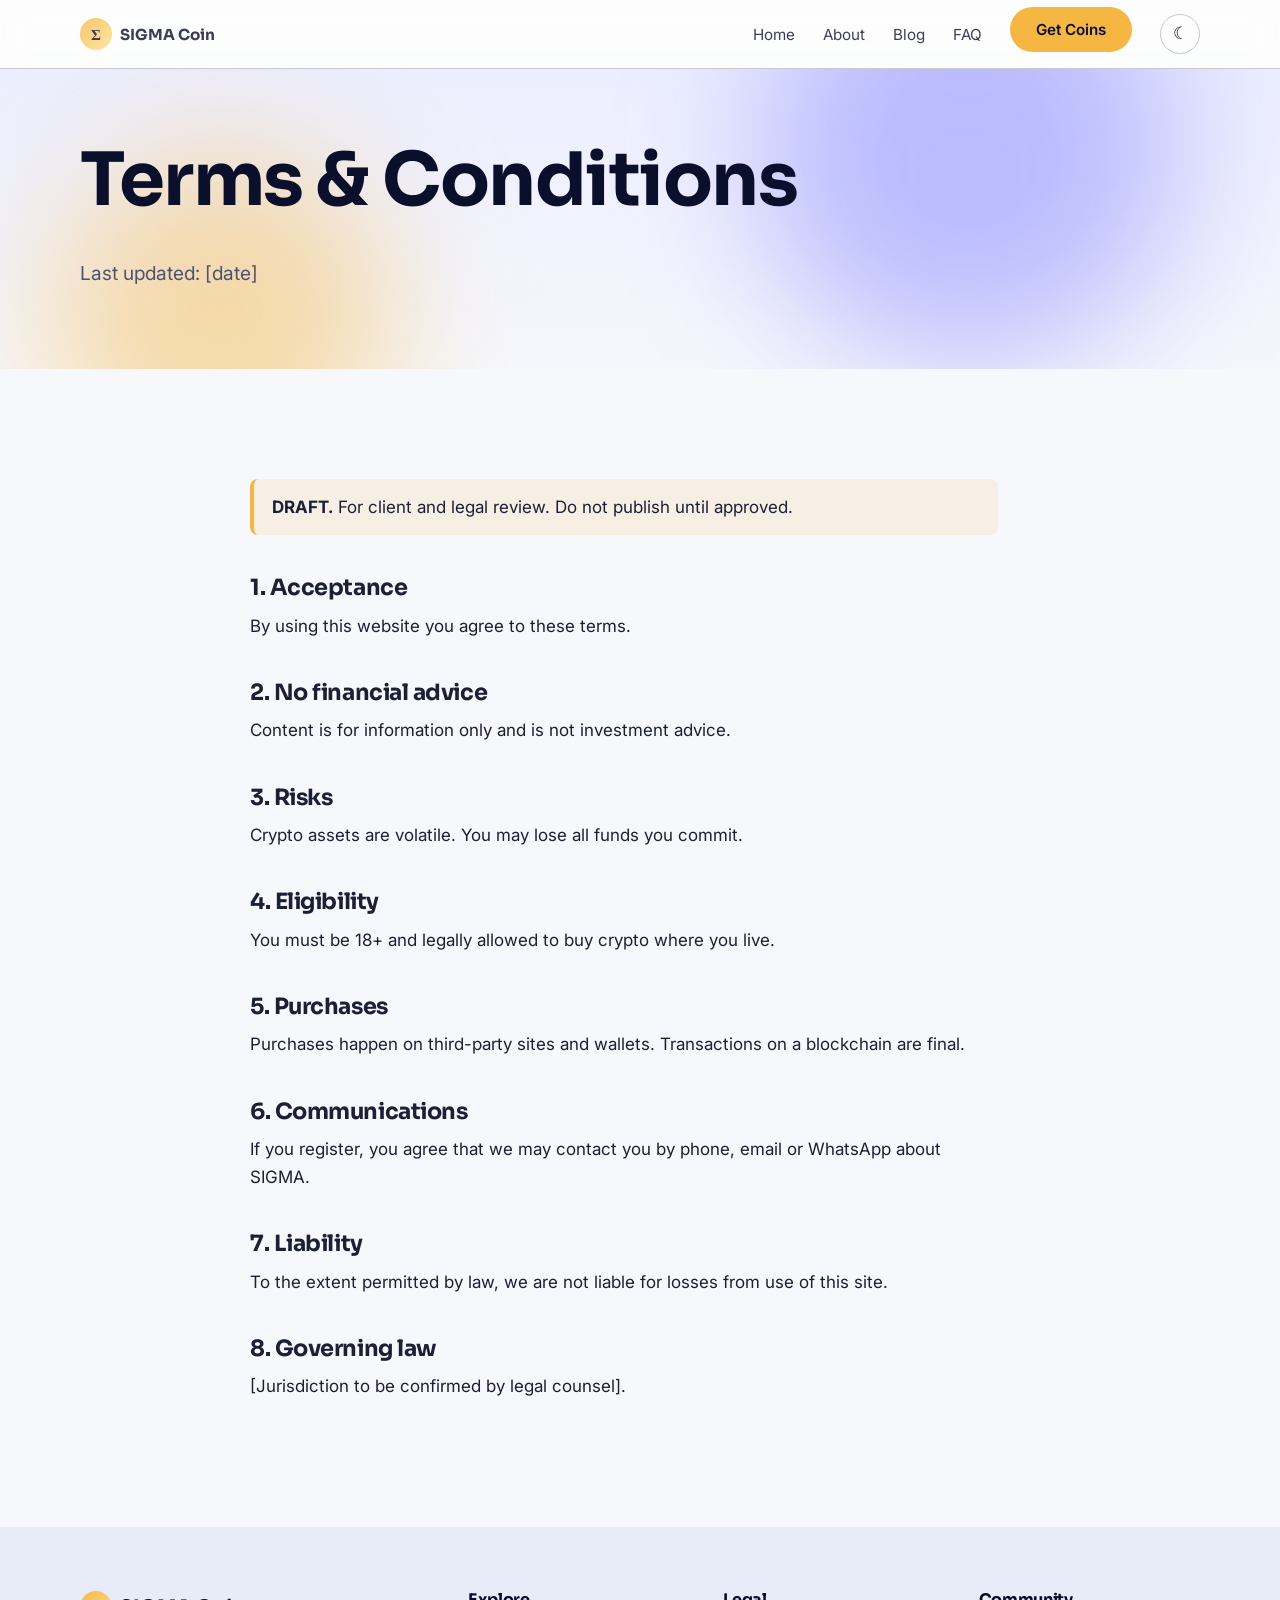
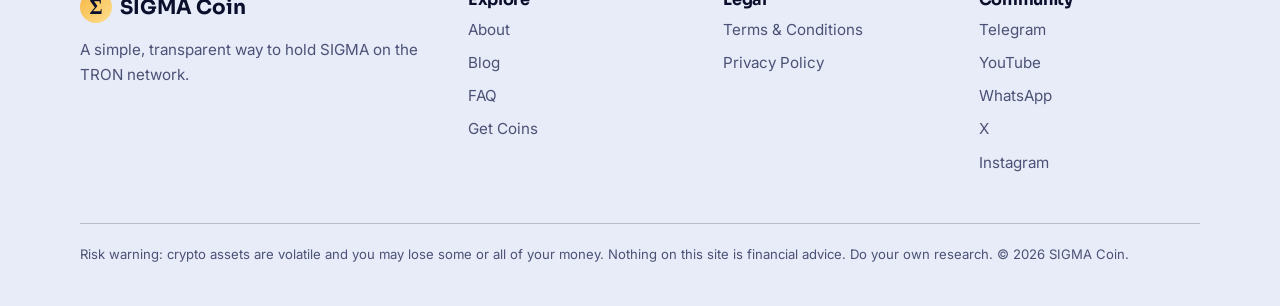
<file: terms.html>
<!doctype html><html lang="en"><head><meta charset="utf-8"><meta name="viewport" content="width=device-width,initial-scale=1">
<title>Terms & Conditions | SIGMA Coin</title><meta name="description" content="Terms & Conditions for SIGMA Coin."><link rel="canonical" href="https://www.example.com/terms.html">
<meta property="og:title" content="Terms & Conditions | SIGMA Coin"><meta property="og:description" content="Terms & Conditions for SIGMA Coin."><meta property="og:type" content="website">
<link rel="preconnect" href="https://fonts.googleapis.com"><link rel="preconnect" href="https://fonts.gstatic.com" crossorigin>
<link href="https://fonts.googleapis.com/css2?family=Inter:wght@400;500;600&family=Sora:wght@600;700&display=swap" rel="stylesheet">
<script>document.documentElement.classList.add("js");try{var t=localStorage.getItem("sigma_theme");if(t)document.documentElement.dataset.theme=t}catch(e){}</script><link rel="stylesheet" href="css/styles.css">
<script type="application/ld+json">{"@context":"https://schema.org","@type":"Organization","name":"SIGMA Coin","url":"https://www.example.com"}</script>
<!-- Meta Pixel: replace YOUR_PIXEL_ID -->
<script>!function(f,b,e,v,n,t,s){if(f.fbq)return;n=f.fbq=function(){n.callMethod?n.callMethod.apply(n,arguments):n.queue.push(arguments)};if(!f._fbq)f._fbq=n;n.push=n;n.loaded=!0;n.version='2.0';n.queue=[];t=b.createElement(e);t.async=!0;t.src=v;s=b.getElementsByTagName(e)[0];s.parentNode.insertBefore(t,s)}(window,document,'script','https://connect.facebook.net/en_US/fbevents.js');fbq('init','YOUR_PIXEL_ID');fbq('track','PageView');</script></head><body data-page="terms"><header class="nav"><div class="progress"></div><div class="wrap"><a class="logo" href="index.html"><i>Σ</i>SIGMA Coin</a>
<button class="burger" aria-label="Menu" aria-expanded="false">☰</button><ul id="menu"><li><a href="index.html">Home</a></li><li><a href="about.html">About</a></li><li><a href="blog.html">Blog</a></li><li><a href="faq.html">FAQ</a></li><li><a class="btn gold" href="get-coins.html">Get Coins</a></li><li><button class="theme" type="button" aria-label="Switch to dark theme">☾</button></li></ul></div></header><main><section class="page-head"><span class="blob b1"></span><span class="blob b2"></span><div class="wrap"><h1>Terms & Conditions</h1><p class="lead">Last updated: [date]</p></div></section><section class="sec legal"><div class="wrap" style="max-width:780px"><p class="note"><b>DRAFT.</b> For client and legal review. Do not publish until approved.</p><h2>1. Acceptance</h2><p>By using this website you agree to these terms.</p><h2>2. No financial advice</h2><p>Content is for information only and is not investment advice.</p><h2>3. Risks</h2><p>Crypto assets are volatile. You may lose all funds you commit.</p><h2>4. Eligibility</h2><p>You must be 18+ and legally allowed to buy crypto where you live.</p><h2>5. Purchases</h2><p>Purchases happen on third-party sites and wallets. Transactions on a blockchain are final.</p><h2>6. Communications</h2><p>If you register, you agree that we may contact you by phone, email or WhatsApp about SIGMA.</p><h2>7. Liability</h2><p>To the extent permitted by law, we are not liable for losses from use of this site.</p><h2>8. Governing law</h2><p>[Jurisdiction to be confirmed by legal counsel].</p></div></section></main><footer><div class="wrap"><div class="cols"><div><a class="logo" href="index.html"><i>Σ</i>SIGMA Coin</a><p style="margin-top:14px">A simple, transparent way to hold SIGMA on the TRON network.</p></div>
<div><h3>Explore</h3><ul><li><a href="about.html">About</a></li><li><a href="blog.html">Blog</a></li><li><a href="faq.html">FAQ</a></li><li><a href="get-coins.html">Get Coins</a></li></ul></div>
<div><h3>Legal</h3><ul><li><a href="terms.html">Terms &amp; Conditions</a></li><li><a href="privacy.html">Privacy Policy</a></li></ul></div>
<div><h3>Community</h3><ul><li><a href="https://t.me/" target="_blank" rel="noopener">Telegram</a></li><li><a href="https://youtube.com/" target="_blank" rel="noopener">YouTube</a></li><li><a href="https://wa.me/" target="_blank" rel="noopener">WhatsApp</a></li><li><a href="https://x.com/" target="_blank" rel="noopener">X</a></li><li><a href="https://instagram.com/" target="_blank" rel="noopener">Instagram</a></li></ul></div></div>
<p class="risk">Risk warning: crypto assets are volatile and you may lose some or all of your money. Nothing on this site is financial advice. Do your own research. © 2026 SIGMA Coin.</p></div></footer>
<div class="ov" id="leadPopup" role="dialog" aria-modal="true" aria-labelledby="pt"><div class="modal"><button class="x" aria-label="Close">×</button>
<form id="leadForm" novalidate><h3 id="pt">Stay in the loop with SIGMA</h3><p style="color:var(--mute);font-size:.95rem">Register to get updates and a personal walkthrough from our team.</p>
<label class="f" for="n">Full name</label><input id="n" name="name" type="text" autocomplete="name" required>
<label class="f" for="e">Email</label><input id="e" name="email" type="email" autocomplete="email" required>
<label class="f" for="p">Phone number</label><input id="p" name="phone" type="tel" autocomplete="tel" required>
<label class="chk"><input type="checkbox" name="terms" required><span>I accept the <a href="terms.html" target="_blank">Terms &amp; Conditions</a></span></label>
<label class="chk"><input type="checkbox" name="privacy" required><span>I accept the <a href="privacy.html" target="_blank">Privacy Policy</a></span></label>
<p class="err" id="leadErr" role="alert"></p><button class="btn" type="submit">Register</button></form></div></div>
<script src="js/main.js"></script></body></html>
</file>
<file: css/styles.css>
:root{--on:#0A0F2C;--on-mute:#4B5275;--on-line:rgba(10,15,44,.22);--nav-bg:rgba(255,255,255,.72);--nav-solid:#fff;--hero-bg:linear-gradient(180deg,#ECEEFF,#F6F7FC);--band:linear-gradient(135deg,#5B5BFF,#8F5BFF);--foot-bg:#E8EBF8;--foot-text:#4B5275;--blob1:rgba(91,91,255,.35);--blob2:rgba(245,182,66,.45);--ink:#0A0F2C;--paper:#F7F8FB;--card:#fff;--text:#1B2036;--mute:#5E647E;--line:#E3E6F0;--acc:#5B5BFF;--gold:#F5B642;--r:20px}
@media(prefers-color-scheme:dark){:root:not([data-theme=light]){--paper:#070A20;--card:#121842;--text:#EEF0FA;--mute:#A4AAC8;--line:#262D5E;--on:#fff;--on-mute:#B8BEDD;--on-line:rgba(255,255,255,.3);--nav-bg:rgba(10,15,44,.8);--nav-solid:#0A0F2C;--hero-bg:radial-gradient(900px 500px at 80% 20%,#2a2f8f55,transparent),#0A0F2C;--band:linear-gradient(135deg,#151B6B,#2a2f8f);--foot-bg:#0A0F2C;--foot-text:#B8BEDD;--blob1:rgba(91,91,255,.3);--blob2:rgba(245,182,66,.18)}}
:root[data-theme=dark]{--paper:#070A20;--card:#121842;--text:#EEF0FA;--mute:#A4AAC8;--line:#262D5E;--on:#fff;--on-mute:#B8BEDD;--on-line:rgba(255,255,255,.3);--nav-bg:rgba(10,15,44,.8);--nav-solid:#0A0F2C;--hero-bg:radial-gradient(900px 500px at 80% 20%,#2a2f8f55,transparent),#0A0F2C;--band:linear-gradient(135deg,#151B6B,#2a2f8f);--foot-bg:#0A0F2C;--foot-text:#B8BEDD;--blob1:rgba(91,91,255,.3);--blob2:rgba(245,182,66,.18)}
.theme{width:40px;height:40px;border-radius:50%;border:1px solid rgba(255,255,255,.3);background:transparent;color:#fff;cursor:pointer;font-size:1.05rem;line-height:1}
.theme:hover{background:rgba(255,255,255,.12)}
*{box-sizing:border-box}html{scroll-behavior:smooth}
body{margin:0;background:var(--paper);color:var(--text);font:17px/1.65 Inter,system-ui,sans-serif;-webkit-font-smoothing:antialiased}
h1,h2,h3{font-family:Sora,Inter,sans-serif;line-height:1.12;letter-spacing:-.02em;margin:0 0 .5em}
h1{font-size:clamp(2.4rem,6vw,4.6rem)}h2{font-size:clamp(1.8rem,3.6vw,2.8rem)}h3{font-size:1.2rem}
p{margin:0 0 1em;max-width:68ch}a{color:inherit}
:focus-visible{outline:3px solid var(--gold);outline-offset:3px}
.wrap{width:min(1120px,92%);margin:auto}.sec{padding:clamp(56px,9vw,110px) 0}
.lead{font-size:1.2rem;color:var(--mute)}
header.nav{position:sticky;top:0;z-index:50;background:rgba(10,15,44,.88);backdrop-filter:blur(14px);color:#fff}
.nav .wrap{display:flex;align-items:center;justify-content:space-between;height:68px}
.logo{font:700 1.25rem Sora;text-decoration:none;display:flex;gap:.5rem;align-items:center}
.logo i{font-style:normal;display:grid;place-items:center;width:32px;height:32px;border-radius:50%;background:linear-gradient(135deg,var(--gold),#ffdf8e);color:var(--ink)}
.nav ul{display:flex;gap:28px;list-style:none;margin:0;padding:0;align-items:center}
.nav a{text-decoration:none;font-size:.95rem;opacity:.8}.nav a:hover,.nav a[aria-current]{opacity:1}
.btn{display:inline-block;padding:13px 26px;border-radius:999px;background:var(--acc);color:#fff!important;text-decoration:none;border:0;cursor:pointer;font:600 1rem Inter;opacity:1!important;transition:transform .2s,box-shadow .2s}
.btn:hover{transform:translateY(-2px);box-shadow:0 10px 30px rgba(91,91,255,.4)}
.btn.gold{background:var(--gold);color:var(--ink)!important}.btn.ghost{background:transparent;border:1px solid rgba(255,255,255,.35)}
.burger{display:none;background:none;border:0;color:#fff;font-size:1.7rem;cursor:pointer}
.hero{background:radial-gradient(900px 500px at 80% 20%,#2a2f8f55,transparent),var(--ink);color:#fff;overflow:hidden}
.hero .wrap{display:grid;grid-template-columns:1.2fr .8fr;gap:40px;align-items:center;padding:clamp(60px,10vw,120px) 0}
.hero p{color:#B8BEDD}.cta{display:flex;gap:14px;flex-wrap:wrap;margin-top:28px}
.coin{aspect-ratio:1;width:min(360px,80%);margin:auto;border-radius:50%;display:grid;place-items:center;font:700 clamp(7rem,18vw,12rem) Sora;color:var(--ink);background:conic-gradient(from 200deg,#ffe29a,var(--gold),#c98a14,#ffe29a);box-shadow:inset 0 0 0 14px rgba(255,255,255,.25),0 40px 120px rgba(245,182,66,.3);animation:spin 9s ease-in-out infinite}
@keyframes spin{50%{transform:rotate(8deg) scale(1.03)}}
.page-head{background:var(--ink);color:#fff;padding:70px 0 60px}.page-head p{color:#B8BEDD}
.stats{display:grid;grid-template-columns:repeat(4,1fr);gap:1px;background:var(--line);border-radius:var(--r);overflow:hidden;margin-top:-50px;position:relative}
.stats div{background:var(--card);padding:28px 22px}.stats b{display:block;font:700 1.6rem Sora}.stats span{color:var(--mute);font-size:.9rem}
.grid{display:grid;gap:22px;grid-template-columns:repeat(auto-fit,minmax(250px,1fr))}
.card{background:var(--card);border:1px solid var(--line);border-radius:var(--r);padding:30px}
.card .ic{width:44px;height:44px;border-radius:12px;background:var(--acc);display:grid;place-items:center;font-size:1.2rem;margin-bottom:16px}
.steps{counter-reset:s;display:grid;gap:18px}.steps li{list-style:none;counter-increment:s;display:flex;gap:18px;align-items:flex-start}
.steps li:before{content:counter(s);flex:none;width:38px;height:38px;border-radius:50%;background:var(--gold);color:var(--ink);display:grid;place-items:center;font-weight:700}
.steps p{color:var(--mute);margin:0}
.band{background:var(--ink);color:#fff;border-radius:28px;padding:clamp(34px,6vw,70px);text-align:center}.band p{margin-inline:auto;color:#B8BEDD}
.split{display:grid;grid-template-columns:1fr 1fr;gap:50px;align-items:center}
details{background:var(--card);border:1px solid var(--line);border-radius:16px;padding:20px 24px;margin-bottom:12px}
summary{cursor:pointer;font-weight:600;font-family:Sora}details[open] summary{margin-bottom:10px}details p{color:var(--mute);margin:0}
.post{display:flex;flex-direction:column}.post small{color:var(--mute)}.tag{align-self:flex-start;background:#5B5BFF22;color:var(--acc);padding:2px 12px;border-radius:99px;font-size:.8rem;margin-bottom:12px}
.legal h2{font-size:1.4rem;margin-top:1.8em}.note{background:#F5B64222;border-left:4px solid var(--gold);padding:14px 18px;border-radius:8px;margin-bottom:24px}
footer{background:var(--ink);color:#B8BEDD;padding:64px 0 28px;font-size:.95rem}
footer .cols{display:grid;grid-template-columns:1.6fr 1fr 1fr 1fr;gap:34px}footer h3{color:#fff;font-size:1rem}
footer ul{list-style:none;padding:0;margin:0}footer li{margin-bottom:8px}footer a{text-decoration:none}footer a:hover{color:#fff}
.risk{border-top:1px solid #ffffff22;margin-top:40px;padding-top:20px;font-size:.82rem;max-width:none}
.ov{position:fixed;inset:0;background:rgba(5,8,24,.7);backdrop-filter:blur(6px);display:none;place-items:center;z-index:100;padding:16px}
.ov.on{display:grid}.modal{background:var(--card);color:var(--text);border-radius:24px;padding:34px;width:min(460px,100%);max-height:94vh;overflow:auto;position:relative;animation:pop .35s}
@keyframes pop{from{transform:translateY(20px);opacity:0}}
.modal .x{position:absolute;top:14px;right:16px;background:none;border:0;font-size:1.6rem;cursor:pointer;color:var(--mute)}
.modal label.f{display:block;font-size:.88rem;font-weight:600;margin:12px 0 4px}
.modal input[type=text],.modal input[type=email],.modal input[type=tel]{width:100%;padding:13px 14px;border-radius:12px;border:1px solid var(--line);background:var(--paper);color:var(--text);font:1rem Inter}
.chk{display:flex;gap:10px;font-size:.88rem;margin-top:12px;align-items:flex-start}.chk input{margin-top:5px;width:18px;height:18px;flex:none}
.err{color:#d6336c;font-size:.82rem;min-height:1.1em;margin:6px 0 0}.modal .btn{width:100%;margin-top:14px}
@media(max-width:860px){.hero .wrap,.split{grid-template-columns:1fr}.coin{order:-1;width:200px}.stats{grid-template-columns:1fr 1fr}footer .cols{grid-template-columns:1fr 1fr}
.burger{display:block}.nav ul{display:none;position:absolute;top:68px;left:0;right:0;background:var(--ink);flex-direction:column;padding:24px;gap:18px}.nav ul.open{display:flex}}
@media(prefers-reduced-motion:reduce){*{animation:none!important;transition:none!important}html{scroll-behavior:auto}}

/* ---- theme-aware sections ---- */
body,.card,details{transition:background-color .4s,color .4s,border-color .4s}
header.nav{background:var(--nav-bg);color:var(--on);border-bottom:1px solid var(--on-line)}
.nav a,.burger,.theme{color:var(--on)}.theme{border-color:var(--on-line)}.theme:hover{background:var(--on-line)}
.hero,.page-head{position:relative;overflow:hidden;color:var(--on);background:var(--hero-bg)}
.hero .wrap,.page-head .wrap{position:relative;z-index:1}
.hero p,.page-head p{color:var(--on-mute)}
.btn.ghost{border-color:var(--on-line);color:var(--on)!important}
.band{background:var(--band);color:#fff}.band p{color:rgba(255,255,255,.82)}
footer{background:var(--foot-bg);color:var(--foot-text)}footer h3,footer .logo,footer a:hover{color:var(--on)}
.risk{border-top-color:var(--on-line)}
.stats{margin-top:40px}
/* ---- motion & effects ---- */
.progress{position:absolute;left:0;bottom:-1px;height:3px;width:100%;background:linear-gradient(90deg,var(--acc),var(--gold));transform:scaleX(0);transform-origin:0 50%}
.blob{position:absolute;border-radius:50%;filter:blur(70px);pointer-events:none;animation:drift 14s ease-in-out infinite alternate}
.b1{width:420px;height:420px;background:var(--blob1);top:-120px;right:8%}
.b2{width:340px;height:340px;background:var(--blob2);bottom:-120px;left:4%;animation-delay:-6s}
@keyframes drift{to{transform:translate(50px,40px) scale(1.15)}}
.hero h1,.hero .lead,.hero .cta,.page-head h1,.page-head p{animation:rise .9s cubic-bezier(.2,.7,.2,1) both}
.hero .lead,.page-head p{animation-delay:.12s}.hero .cta{animation-delay:.24s}
@keyframes rise{from{opacity:0;transform:translateY(28px);filter:blur(6px)}}
.coin-wrap{position:relative;width:min(360px,80%);margin:auto;perspective:900px;animation:float 6s ease-in-out infinite}
.coin-wrap:before{content:"";position:absolute;inset:-9%;border:1px dashed var(--on-line);border-radius:50%;animation:turn 40s linear infinite}
@keyframes float{50%{transform:translateY(-16px)}}@keyframes turn{to{transform:rotate(360deg)}}
.coin{width:100%;animation:none;position:relative;overflow:hidden;transition:transform .15s;transform:rotateX(var(--rx,0deg)) rotateY(var(--ry,0deg))}
.coin:after{content:"";position:absolute;inset:0;background:linear-gradient(110deg,transparent 35%,rgba(255,255,255,.55) 50%,transparent 65%);transform:translateX(-120%);animation:shine 5s 1s infinite}
@keyframes shine{40%,100%{transform:translateX(120%)}}
.marq{position:relative;z-index:1;overflow:hidden;border-block:1px solid var(--on-line);padding:14px 0;color:var(--on-mute);font:600 .95rem Sora;white-space:nowrap}
.marq div{display:inline-flex;gap:46px;padding-right:46px;animation:scroll 28s linear infinite}
.marq span:before{content:"Σ";color:var(--gold);margin-right:14px}
@keyframes scroll{to{transform:translateX(-50%)}}
.js [data-r]{opacity:0;transform:translateY(26px);transition:opacity .7s cubic-bezier(.2,.7,.2,1) var(--d,0s),transform .7s cubic-bezier(.2,.7,.2,1) var(--d,0s)}
.js [data-r].in{opacity:1;transform:none}
.card{position:relative;overflow:hidden}
.card:before{content:"";position:absolute;inset:0;pointer-events:none;opacity:0;transition:opacity .3s;background:radial-gradient(280px circle at var(--mx,50%) var(--my,50%),rgba(91,91,255,.16),transparent 70%)}
.card:hover:before{opacity:1}
.card.in{transition:transform .35s,border-color .35s,box-shadow .35s,opacity .7s}
.card.in:hover{transform:translateY(-6px);border-color:var(--acc);box-shadow:0 24px 50px -20px rgba(91,91,255,.45)}
.btn{position:relative;overflow:hidden}
.btn.gold:after{content:"";position:absolute;inset:0;background:linear-gradient(110deg,transparent 30%,rgba(255,255,255,.6) 50%,transparent 70%);transform:translateX(-120%);transition:transform .6s}
.btn.gold:hover:after{transform:translateX(120%)}
details{transition:border-color .3s,box-shadow .3s}details[open]{border-color:var(--acc);box-shadow:0 14px 34px -22px rgba(91,91,255,.6)}
details[open] p{animation:rise .4s both}
@media(max-width:860px){.coin-wrap{order:-1;width:200px}.nav ul{background:var(--nav-solid)}.b1{width:260px;height:260px}}
@media(prefers-reduced-motion:reduce){.js [data-r]{opacity:1;transform:none}.marq div{animation:none}}
</file>
